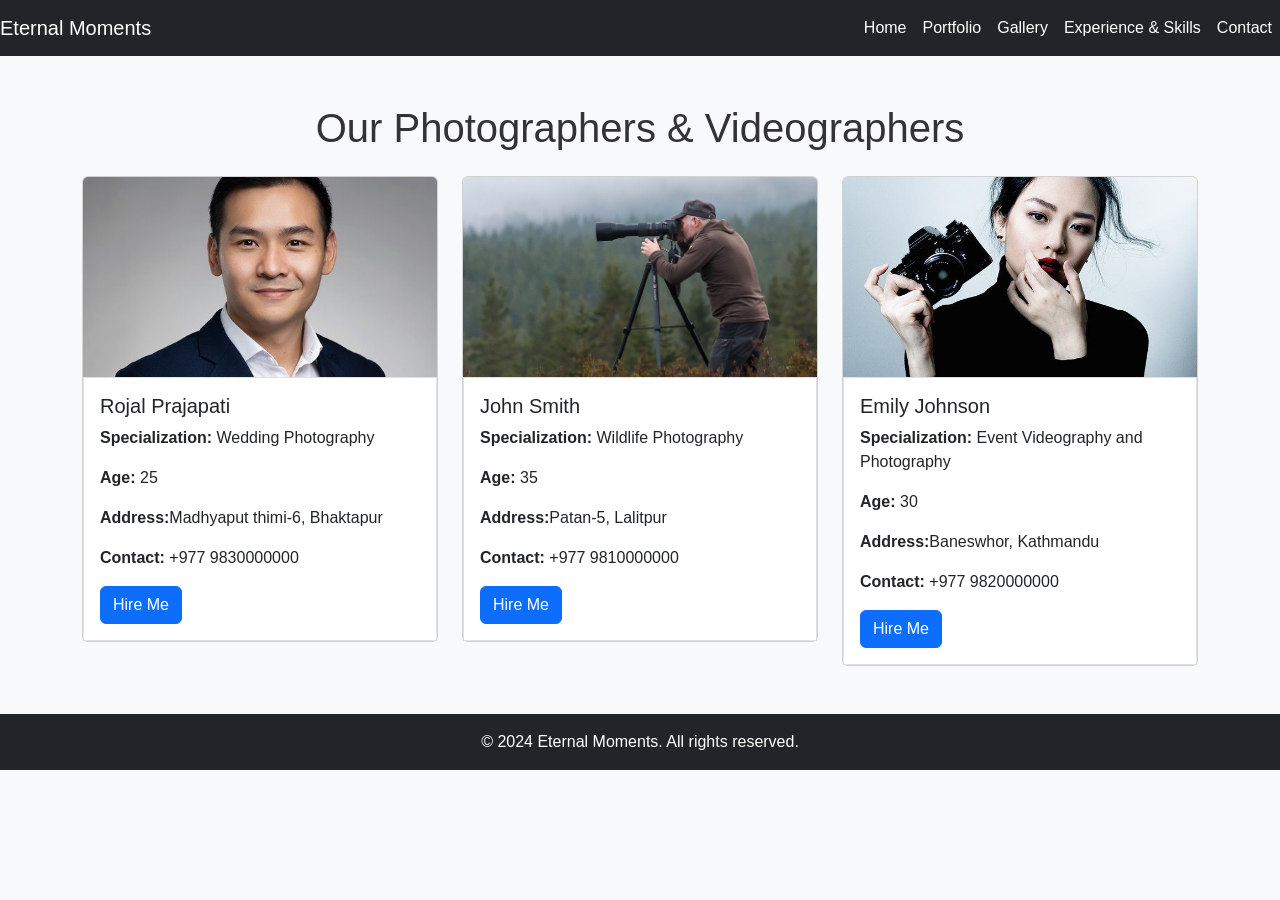
<file: index.html>
<!DOCTYPE html>
<html lang="en">
<head>
    <meta charset="UTF-8">
    <meta name="viewport" content="width=device-width, initial-scale=1.0">
    <title>Eternal Moments - Portfolio</title>
    <link href="https://cdn.jsdelivr.net/npm/bootstrap@5.3.0-alpha1/dist/css/bootstrap.min.css" rel="stylesheet">
    <link rel="stylesheet" href="css/photo.css">
</head>
<body>
    <!-- Navbar -->
    <nav class="navbar navbar-expand-lg navbar-dark bg-dark">
        <a class="navbar-brand" href="photography.html">Eternal Moments</a>
        <button class="navbar-toggler" type="button" data-bs-toggle="collapse" data-bs-target="#navbarNav" aria-controls="navbarNav" aria-expanded="false" aria-label="Toggle navigation">
            <span class="navbar-toggler-icon"></span>
        </button>
        <div class="collapse navbar-collapse" id="navbarNav">
            <ul class="navbar-nav ms-auto">
                <li class="nav-item"><a class="nav-link" href="photography.html">Home</a></li>
                <li class="nav-item"><a class="nav-link active" href="portfolio.html">Portfolio</a></li>
                <li class="nav-item"><a class="nav-link" href="gallery.html">Gallery</a></li>
                <li class="nav-item"><a class="nav-link" href="experience.html">Experience & Skills</a></li>
                <li class="nav-item"><a class="nav-link" href="contact.html">Contact</a></li>
            </ul>
        </div>
    </nav>

    <!-- Portfolio Section -->
    <div class="container py-5">
        <h1 class="text-center mb-4">Our Photographers & Videographers</h1>
        <div class="row g-4">
            <!-- Photographer 1 -->
            <div class="col-md-4">
                <div class="card">
                    <img src="./images/5e964b4d1a6a514bf141c694f5037537.jpg" class="card-img-top" alt="Wedding Photographer Rojal Prajapati">
                    <div class="card-body">
                        <h5 class="card-title">Rojal Prajapati</h5>
                        <p><strong>Specialization:</strong> Wedding Photography</p>
                        <p><strong>Age:</strong> 25</p>
                        <p><strong>Address:</strong>Madhyaput thimi-6, Bhaktapur</p>
                        <p><strong>Contact:</strong> +977 9830000000</p>
                        <a href="contact.html" class="btn btn-primary">Hire Me</a>
                    </div>
                </div>
            </div>
            <!-- Photographer 2 -->
            <div class="col-md-4">
                <div class="card">
                    <img src="./images/cb2bf8aad3624e8c39c2551b501fb0a8.jpg" class="card-img-top" alt="Wildlife Photographer John Smith">
                    <div class="card-body">
                        <h5 class="card-title">John Smith</h5>
                        <p><strong>Specialization:</strong> Wildlife Photography</p>
                        <p><strong>Age:</strong> 35</p>
                        <p><strong>Address:</strong>Patan-5, Lalitpur</p>
                        <p><strong>Contact:</strong> +977 9810000000</p>
                        <a href="contact.html" class="btn btn-primary">Hire Me</a>
                    </div>
                </div>
            </div>
            <!-- Videographer -->
            <div class="col-md-4">
                <div class="card">
                    <img src="./images/24c3a6d193874719255f1e5a517f93aa.jpg" class="card-img-top" alt="Event Videographer Emily Johnson">
                    <div class="card-body">
                        <h5 class="card-title">Emily Johnson</h5>
                        <p><strong>Specialization:</strong> Event Videography and Photography</p>
                        <p><strong>Age:</strong> 30</p>
                        <p><strong>Address:</strong>Baneswhor, Kathmandu</p>
                        <p><strong>Contact:</strong> +977 9820000000</p>
                        <a href="contact.html" class="btn btn-primary">Hire Me</a>
                    </div>
                </div>
            </div>
        </div> 
    </div>
    <!-- Footer -->
    <footer class="bg-dark text-white text-center py-3">
        <p class="mb-0">&copy; 2024 Eternal Moments. All rights reserved.</p>
    </footer>

    <script src="https://cdn.jsdelivr.net/npm/bootstrap@5.3.0-alpha1/dist/js/bootstrap.bundle.min.js"></script>
</body>
</html>
</file>
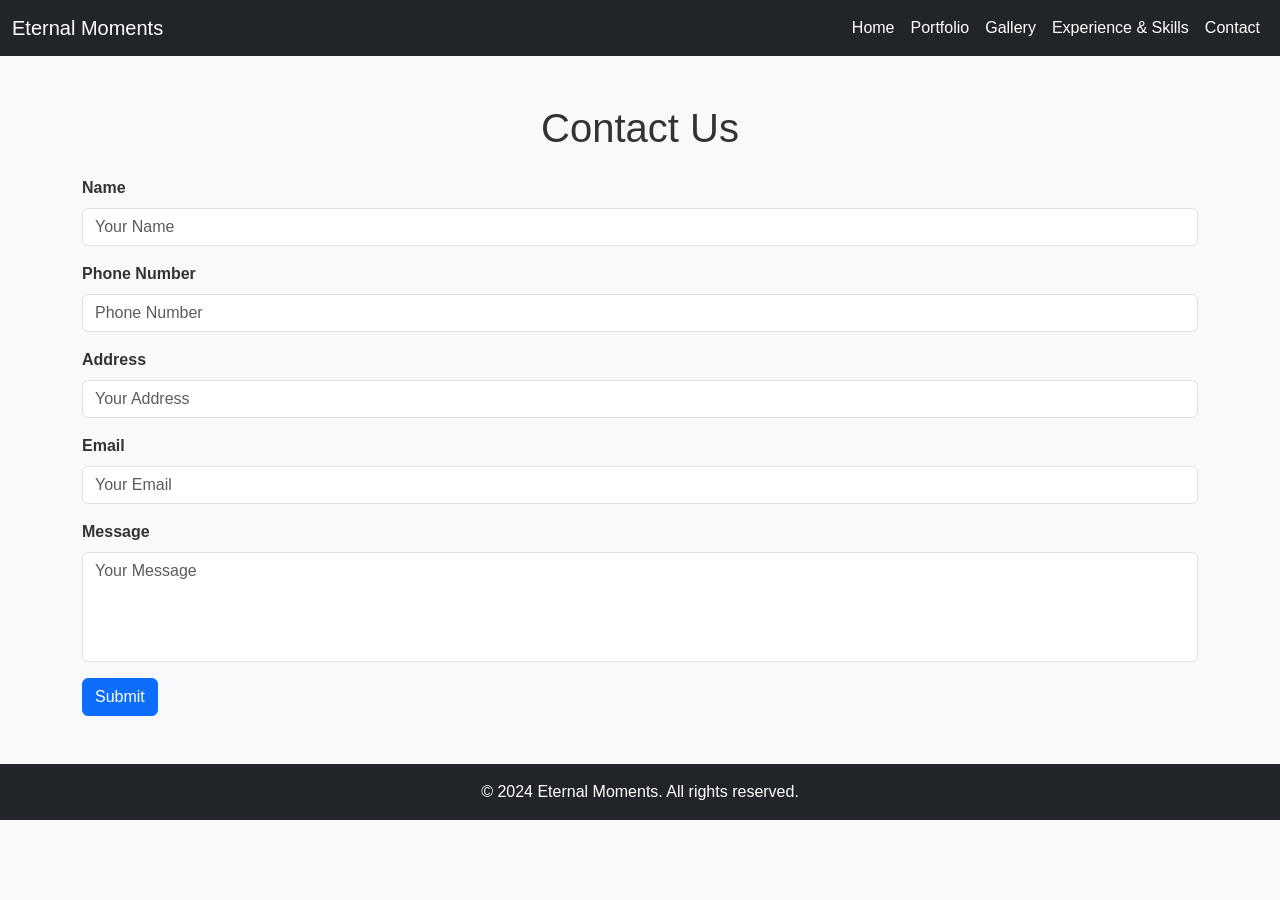
<file: contact.html>
<!DOCTYPE html>
<html lang="en">
<head>
    <meta charset="UTF-8">
    <meta name="viewport" content="width=device-width, initial-scale=1.0">
    <title>Eternal Moments - Contact</title>
    <link href="https://cdn.jsdelivr.net/npm/bootstrap@5.3.0-alpha1/dist/css/bootstrap.min.css" rel="stylesheet">
    <link rel="stylesheet" href="css/photo.css">
</head>
<body>
    <nav class="navbar navbar-expand-lg navbar-dark bg-dark">
        <div class="container-fluid">
            <a class="navbar-brand" href="photography.html">Eternal Moments</a>
            <button class="navbar-toggler" type="button" data-bs-toggle="collapse" data-bs-target="#navbarNav" aria-controls="navbarNav" aria-expanded="false" aria-label="Toggle navigation">
                <span class="navbar-toggler-icon"></span>
            </button>
            <div class="collapse navbar-collapse" id="navbarNav">
                <ul class="navbar-nav ms-auto">
                    <li class="nav-item"><a class="nav-link" href="photography.html">Home</a></li>
                    <li class="nav-item"><a class="nav-link" href="index.html">Portfolio</a></li>
                    <li class="nav-item"><a class="nav-link" href="gallery.html">Gallery</a></li>
                    <li class="nav-item"><a class="nav-link" href="experience.html">Experience & Skills</a></li>
                    <li class="nav-item"><a class="nav-link" href="contact.html">Contact</a></li>
                </ul>
            </div>
        </div>
    </nav>
    <div class="container py-5">
        <h1 class="text-center">Contact Us</h1>
        <form class="mt-4">
            <div class="mb-3">
                <label for="name" class="form-label">Name</label>
                <input type="text" class="form-control" id="name" placeholder="Your Name">
            </div>
            <div class="mb-3">
                <label for="number" class="form-label">Phone Number</label>
                <input type="number" class="form-control" id="number" placeholder="Phone Number">
            </div>
            <div class="mb-3">
                <label for="address" class="form-label">Address</label>
                <input type="text" class="form-control" id="address" placeholder="Your Address">
            </div>
            <div class="mb-3">
                <label for="email" class="form-label">Email</label>
                <input type="email" class="form-control" id="email" placeholder="Your Email">
            </div>
            <div class="mb-3">
                <label for="message" class="form-label">Message</label>
                <textarea class="form-control" id="message" rows="4" placeholder="Your Message"></textarea>
            </div>
            <button type="submit" class="btn btn-primary">Submit</button>
        </form>
    </div>

    <!-- Footer -->
    <footer class="bg-dark text-white text-center py-3">
        <p class="mb-0">&copy; 2024 Eternal Moments. All rights reserved.</p>
    </footer>
    <script src="https://cdn.jsdelivr.net/npm/bootstrap@5.3.0-alpha1/dist/js/bootstrap.bundle.min.js"></script>
</body>
</html>
</file>
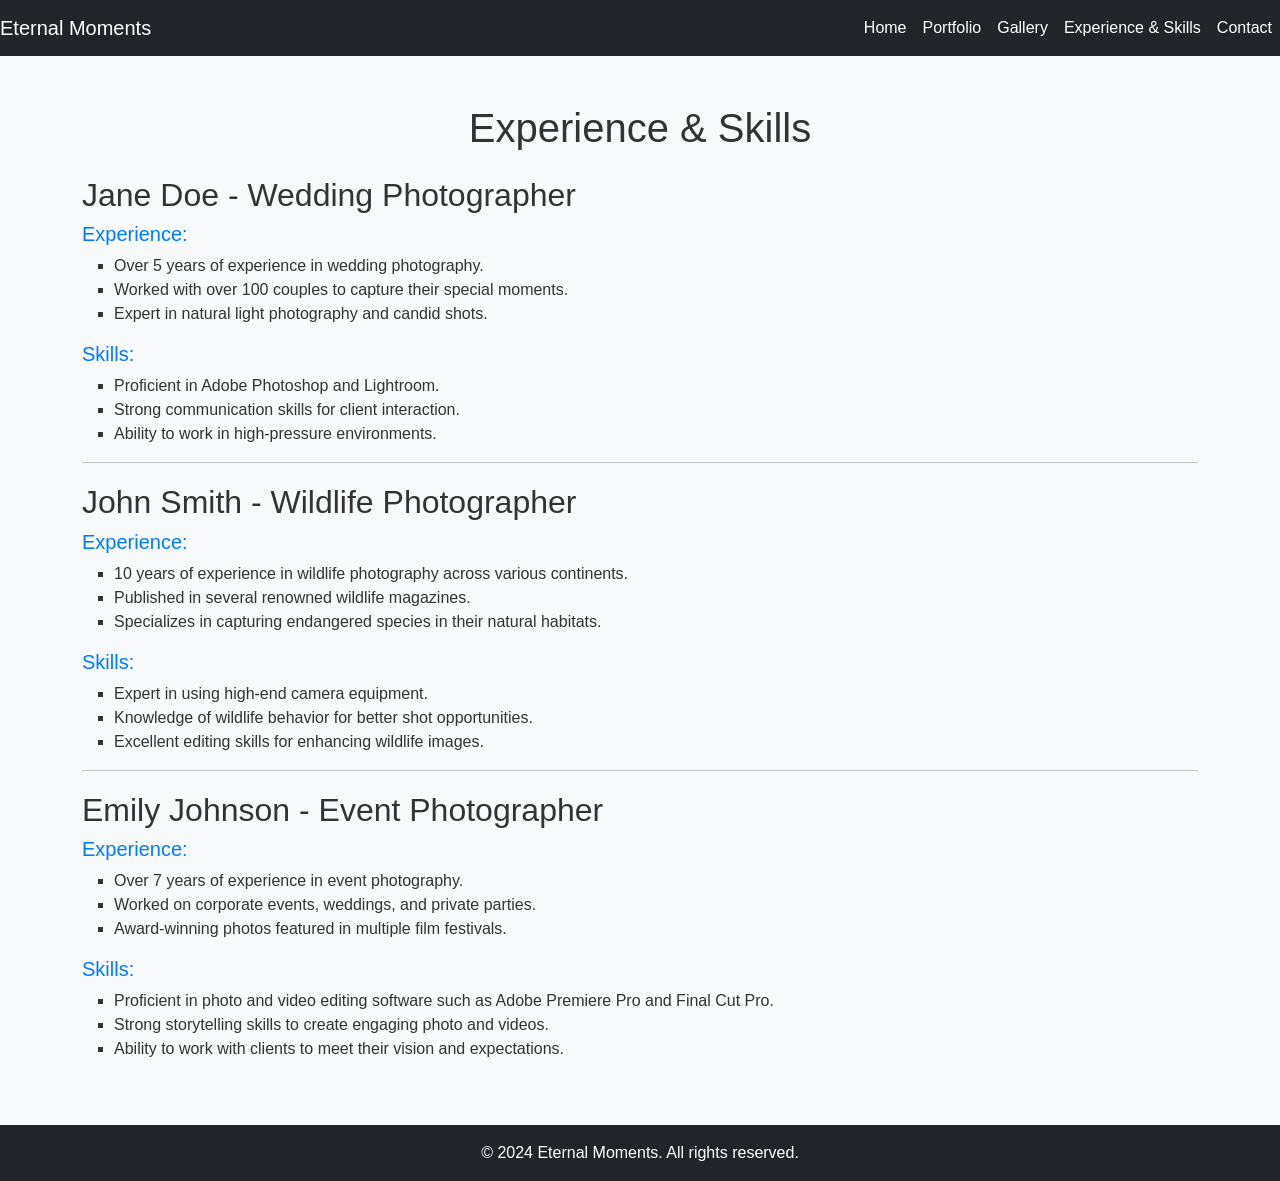
<file: experience.html>
<!DOCTYPE html>
<html lang="en">
<head>
    <meta charset="UTF-8">
    <meta name="viewport" content="width=device-width, initial-scale=1.0">
    <title>Eternal Moments - Experience & Skills</title>
    <link href="https://cdn.jsdelivr.net/npm/bootstrap@5.3.0-alpha1/dist/css/bootstrap.min.css" rel="stylesheet">
    <link rel="stylesheet" href="css/photo.css">
</head>
<body>
    <!-- Navbar -->
    <nav class="navbar navbar-expand-lg navbar-dark bg-dark">
        <a class="navbar-brand" href="photography.html">Eternal Moments</a>
        <button class="navbar-toggler" type="button" data-bs-toggle="collapse" data-bs-target="#navbarNav" aria-controls="navbarNav" aria-expanded="false" aria-label="Toggle navigation">
            <span class="navbar-toggler-icon"></span>
        </button>
        <div class="collapse navbar-collapse" id="navbarNav">
            <ul class="navbar-nav ms-auto">
                <li class="nav-item"><a class="nav-link" href="photography.html">Home</a></li>
                <li class="nav-item"><a class="nav-link" href="index.html">Portfolio</a></li>
                <li class="nav-item"><a class="nav-link" href="gallery.html">Gallery</a></li>
                <li class="nav-item"><a class="nav-link active" href="experience.html">Experience & Skills</a></li>
                <li class="nav-item"><a class="nav-link" href="contact.html">Contact</a></li>
            </ul>
        </div>
    </nav>

    <!-- Experience & Skills Section -->
    <div class="container py-5">
        <h1 class="text-center mb-4">Experience & Skills</h1>

        <!-- Photographer 1 - Rojal Prajapati -->
        <h2>Jane Doe - Wedding Photographer</h2>
        <h5>Experience:</h5>
        <ul>
            <li>Over 5 years of experience in wedding photography.</li>
            <li>Worked with over 100 couples to capture their special moments.</li>
            <li>Expert in natural light photography and candid shots.</li>
        </ul>
        <h5>Skills:</h5>
        <ul>
            <li>Proficient in Adobe Photoshop and Lightroom.</li>
            <li>Strong communication skills for client interaction.</li>
            <li>Ability to work in high-pressure environments.</li>
        </ul>
        <hr>

        <!-- Photographer 2 - John Smith -->
        <h2>John Smith - Wildlife Photographer</h2>
        <h5>Experience:</h5>
        <ul>
            <li>10 years of experience in wildlife photography across various continents.</li>
            <li>Published in several renowned wildlife magazines.</li>
            <li>Specializes in capturing endangered species in their natural habitats.</li>
        </ul>
        <h5>Skills:</h5>
        <ul>
            <li>Expert in using high-end camera equipment.</li>
            <li>Knowledge of wildlife behavior for better shot opportunities.</li>
            <li>Excellent editing skills for enhancing wildlife images.</li>
        </ul>
        <hr>

        <!-- Videographer - Emily Johnson -->
        <h2>Emily Johnson - Event Photographer</h2>
        <h5>Experience:</h5>
        <ul>
            <li>Over 7 years of experience in event photography.</li>
            <li>Worked on corporate events, weddings, and private parties.</li>
            <li>Award-winning photos featured in multiple film festivals.</li>
        </ul>
        <h5>Skills:</h5>
        <ul>
            <li>Proficient in photo and video editing software such as Adobe Premiere Pro and Final Cut Pro.</li>
            <li>Strong storytelling skills to create engaging photo and videos.</li>
            <li>Ability to work with clients to meet their vision and expectations.</li>
        </ul>
    </div>

    <!-- Footer -->
    <footer class="bg-dark text-white text-center py-3">
        <p class="mb-0">&copy; 2024 Eternal Moments. All rights reserved.</p>
    </footer>

    <script src="https://cdn.jsdelivr.net/npm/bootstrap@5.3.0-alpha1/dist/js/bootstrap.bundle.min.js"></script>
</body>
</html>
</file>
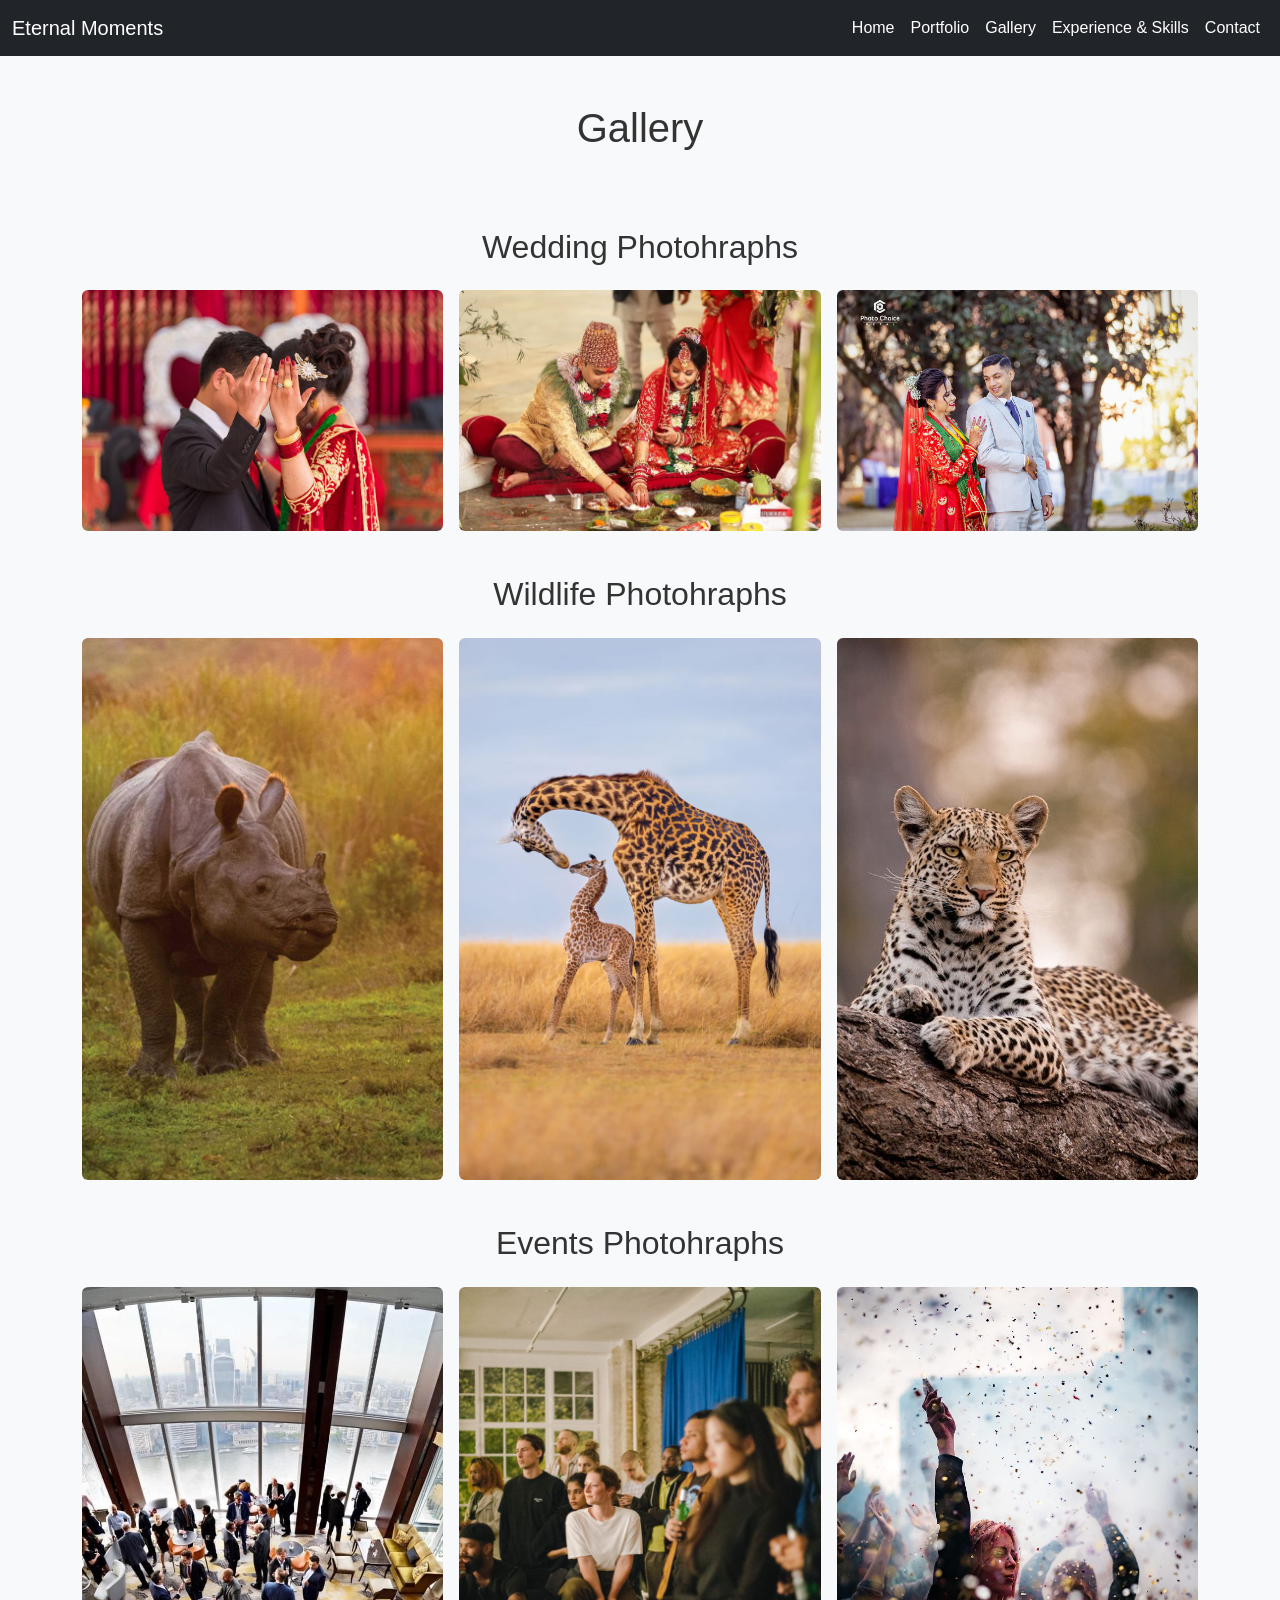
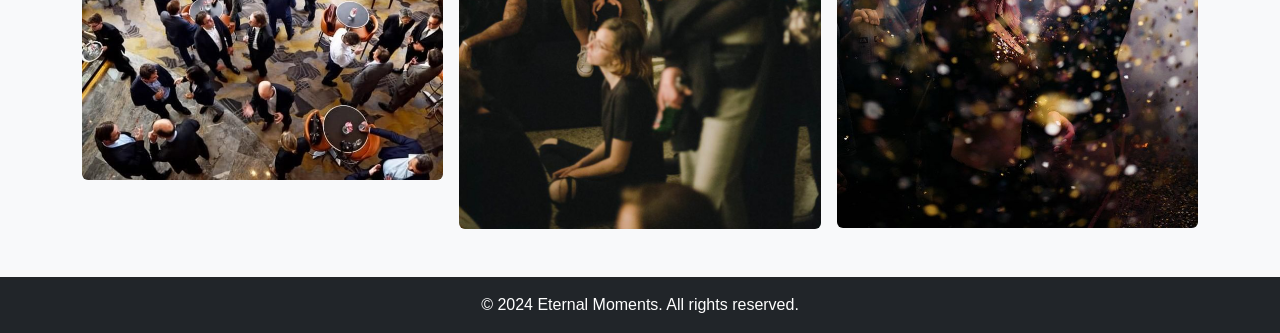
<file: gallery.html>
<!DOCTYPE html>
<html lang="en">
<head>
    <meta charset="UTF-8">
    <meta name="viewport" content="width=device-width, initial-scale=1.0">
    <title>Eternal Moments - Gallery</title>
    <link href="https://cdn.jsdelivr.net/npm/bootstrap@5.3.0-alpha1/dist/css/bootstrap.min.css" rel="stylesheet">
    <link rel="stylesheet" href="css/photo.css">
</head>
<body>
    <nav class="navbar navbar-expand-lg navbar-dark bg-dark">
        <div class="container-fluid">
            <a class="navbar-brand" href="photography.html">Eternal Moments</a>
            <button class="navbar-toggler" type="button" data-bs-toggle="collapse" data-bs-target="#navbarNav" aria-controls="navbarNav" aria-expanded="false" aria-label="Toggle navigation">
                <span class="navbar-toggler-icon"></span>
            </button>
            <div class="collapse navbar-collapse" id="navbarNav">
                <ul class="navbar-nav ms-auto">
                    <li class="nav-item"><a class="nav-link" href="photography.html">Home</a></li>
                    <li class="nav-item"><a class="nav-link" href="index.html">Portfolio</a></li>
                    <li class="nav-item"><a class="nav-link" href="gallery.html">Gallery</a></li>
                    <li class="nav-item"><a class="nav-link" href="experience.html">Experience & Skills</a></li>
                    <li class="nav-item"><a class="nav-link" href="contact.html">Contact</a></li>
                </ul>
            </div>
        </div>
    </nav>
    
    <div class="container py-5">
        <h1 class="text-center">Gallery</h1><br><br>
        <h2 class="text-center">Wedding Photohraphs</h2>
        <div class="row g-3 mt-2">
            <div class="col-md-4"><img src="./images/001.jpg" alt="Photo 1" class="img-fluid rounded"></div>
            <div class="col-md-4"><img src="./images/b4bb50631cb333325c58d09112156592.jpg" alt="Photo 2" class="img-fluid rounded"></div>
            <div class="col-md-4"><img src="./images/20221212150400-_CNL2769-scaled.jpg" alt="Photo 3" class="img-fluid rounded"></div>
        </div><br>

        <h2 class="text-center">Wildlife Photohraphs</h2>
        <div class="row g-3 mt-2">
            <div class="col-md-4"><img src="./images/3e1763a2ae45a355cfbb1aa9dd22eb13.jpg" alt="Photo 1" class="img-fluid rounded"></div>
            <div class="col-md-4"><img src="./images/3d880c2654c2380db0b3a0d753222bec.jpg" alt="Photo 2" class="img-fluid rounded"></div>
            <div class="col-md-4"><img src="./images/da190ec40c70ab16d38e513aac0656c1.jpg" alt="Photo 3" class="img-fluid rounded"></div>
        </div><br>

        <h2 class="text-center">Events Photohraphs</h2>
        <div class="row g-3 mt-2">
            <div class="col-md-4"><img src="./images/10047c6ec350896b78308fb814a7e042.jpg" alt="Photo 1" class="img-fluid rounded"></div>
            <div class="col-md-4"><img src="./images/a440251511afa6bb597de01518ae567b.jpg" alt="Photo 2" class="img-fluid rounded"></div>
            <div class="col-md-4"><img src="./images/0d557fcef7f082d6f82950d5f6481e27.jpg" alt="Photo 3" class="img-fluid rounded"></div>
        </div>
    </div>

    <!-- Footer -->
    <footer class="bg-dark text-white text-center py-3">
        <p class="mb-0">&copy; 2024 Eternal Moments. All rights reserved.</p>
    </footer>
    <script src="https://cdn.jsdelivr.net/npm/bootstrap@5.3.0-alpha1/dist/js/bootstrap.bundle.min.js"></script>
</body>
</html>
</file>
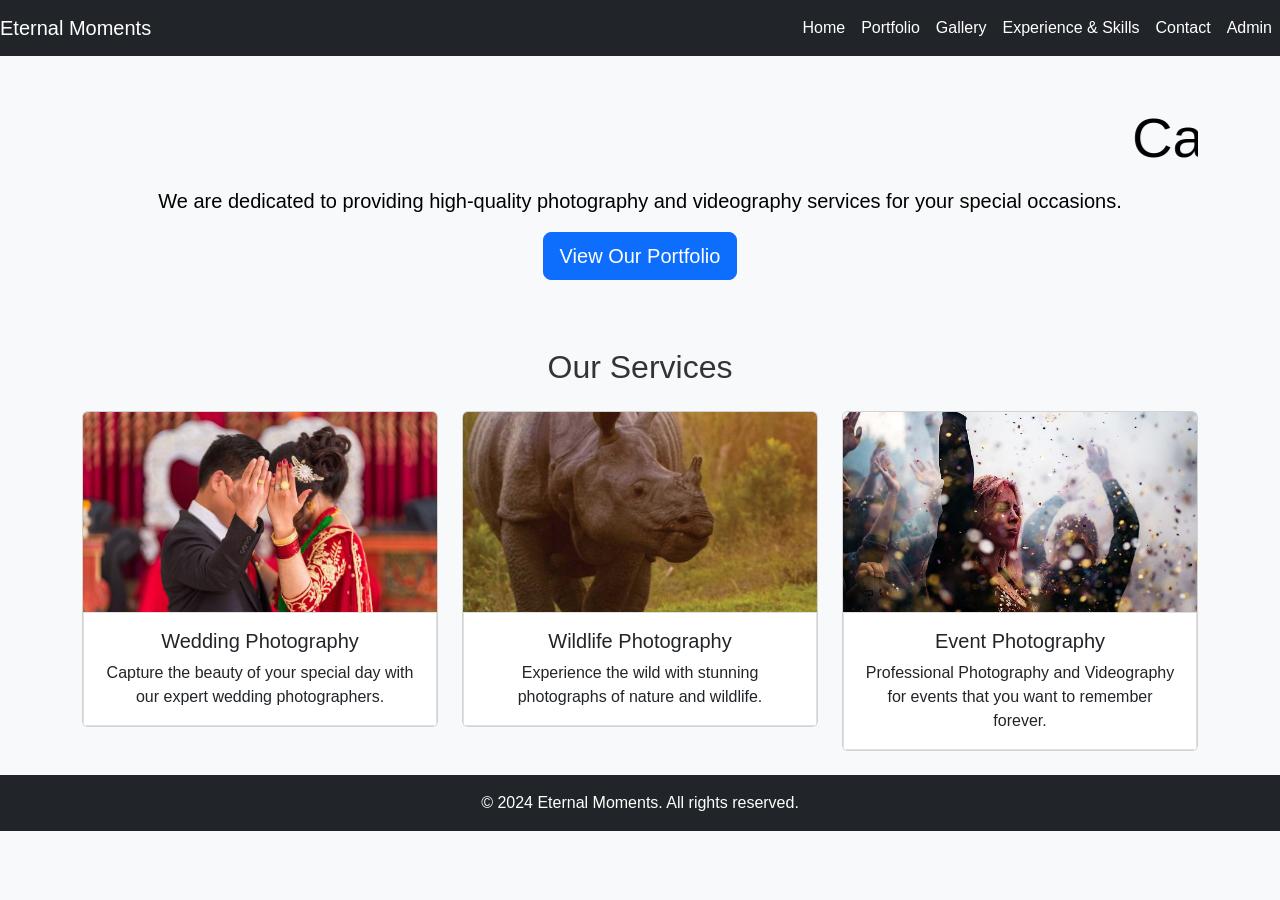
<file: photography.html>
<!DOCTYPE html>
<html lang="en">
<head>
    <meta charset="UTF-8">
    <meta name="viewport" content="width=device-width, initial-scale=1.0">
    <title>Eternal Moments - Home</title>
    <link href="https://cdn.jsdelivr.net/npm/bootstrap@5.3.0-alpha1/dist/css/bootstrap.min.css" rel="stylesheet">
    <link rel="stylesheet" href="css/photo.css">
</head>
<body>
    <!-- Navbar -->
    <nav class="navbar navbar-expand-lg navbar-dark bg-dark">
        <a class="navbar-brand" href="photography.html">Eternal Moments</a>
        <button class="navbar-toggler" type="button" data-bs-toggle="collapse" data-bs-target="#navbarNav" aria-controls="navbarNav" aria-expanded="false" aria-label="Toggle navigation">
            <span class="navbar-toggler-icon"></span>
        </button>
        <div class="collapse navbar-collapse" id="navbarNav">
            <ul class="navbar-nav ms-auto">
                <li class="nav-item"><a class="nav-link active" href="photography.html">Home</a></li>
                <li class="nav-item"><a class="nav-link" href="index.html">Portfolio</a></li>
                <li class="nav-item"><a class="nav-link" href="gallery.html">Gallery</a></li>
                <li class="nav-item"><a class="nav-link" href="experience.html">Experience & Skills</a></li>
                <li class="nav-item"><a class="nav-link" href="contact.html">Contact</a></li>
                <li class="nav-item"><a class="nav-link" href="admin.html">Admin</a></li>
            </ul>
        </div>
    </nav>

    <!-- Hero Section -->
    <header class="bg-light text-center py-5">
        <div class="container">
            <marquee><h1 class="display-4">Capture Your Precious Moments</h1></marquee>
            <p class="lead">We are dedicated to providing high-quality photography and videography services for your special occasions.</p>
            <a href="index.html" class="btn btn-primary btn-lg">View Our Portfolio</a>
        </div>
    </header>

    <!-- Services Section -->
    <div class="container">
        <h2 class="text-center mb-4">Our Services</h2>
        <div class="row g-4">
            <div class="col-md-4">
                <div class="card text-center">
                    <img src="./images/001.jpg" class="card-img-top" alt="Wedding Photography">
                    <div class="card-body">
                        <h5 class="card-title">Wedding Photography</h5>
                        <p class="card-text">Capture the beauty of your special day with our expert wedding photographers.</p>
                    </div>
                </div>
            </div>
            <div class="col-md-4">
                <div class="card text-center">
                    <img src="./images/3e1763a2ae45a355cfbb1aa9dd22eb13.jpg" class="card-img-top" alt="Wildlife Photography">
                    <div class="card-body">
                        <h5 class="card-title">Wildlife Photography</h5>
                        <p class="card-text">Experience the wild with stunning photographs of nature and wildlife.</p>
                    </div>
                </div>
            </div>
            <div class="col-md-4">
                <div class="card text-center">
                    <img src="./images/0d557fcef7f082d6f82950d5f6481e27.jpg" class="card-img-top" alt="Event Videography">
                    <div class="card-body">
                        <h5 class="card-title">Event Photography</h5>
                        <p class="card-text">Professional Photography and Videography for events that you want to remember forever.</p>
                    </div>
                </div>
            </div>
        </div>
    </div><br>

    <!-- Footer -->
    <footer class="bg-dark text-white text-center py-3">
        <p class="mb-0">&copy; 2024 Eternal Moments. All rights reserved.</p>
    </footer>

    <script src="https://cdn.jsdelivr.net/npm/bootstrap@5.3.0-alpha1/dist/js/bootstrap.bundle.min.js"></script>
</body>
</html>
</file>
<file: css/photo.css>
/* General Styles */
body {
    font-family: Arial, sans-serif;
    color: #333;
    background-color: #f8f9fa;
}

/* Navbar Styles */
.navbar {
    background-color: #343a40; 
}

.nav-link {
    color: #ffffff !important; 
}

.nav-link:hover {
    color: red !important; /* Light grey on hover */
}

/* Hero Section */
header {
    color: black; 
}

header h1 {
    font-size: 3rem; /* Larger font size for main title */
}

header p {
    font-size: 1.25rem; /* Slightly larger font for subtitle */
}

/* Services Section */
.card {
    transition: transform 0.2s; /* Animation on hover */
}

.card:hover {
    transform: scale(1.05); /* Scale up on hover */
}

.card-img-top {
    height: 200px; /* Fixed height for images */
    object-fit: cover; /* Cover to maintain aspect ratio */
}

/* Portfolio Section */
h2 {
    font-size: 2rem; /* Section titles */
    margin-top: 20px; /* Space above titles */
}

.card-body {
    background-color: #ffffff; /* White background for card body */
    border: 1px solid #e0e0e0; /* Light border */
}

/* Gallery Styles */
.img-fluid {
    border-radius: 8px; /* Rounded corners for images */
}

/* Experience Section */
h5 {
    color: #007bff; /* Blue color for subheadings */
}

ul {
    list-style-type: square; /* Square bullet points */
}

/* Contact Form */
.form-label {
    font-weight: bold; /* Bold labels */
}

textarea {
    resize: none; /* Disable resizing for textarea */
}

/* Footer Styles */
footer {
    background-color: #343a40; 
    color: #ffffff; 
    position: relative;
    bottom: 0;
    width: 100%;
}

/* Responsive Styles */
@media (max-width: 768px) {
    header h1 {
        font-size: 2.5rem; /* Smaller font size for smaller screens */
    }
    
    header p {
        font-size: 1.1rem; /* Smaller font size for smaller screens */
    }
}
</file>
